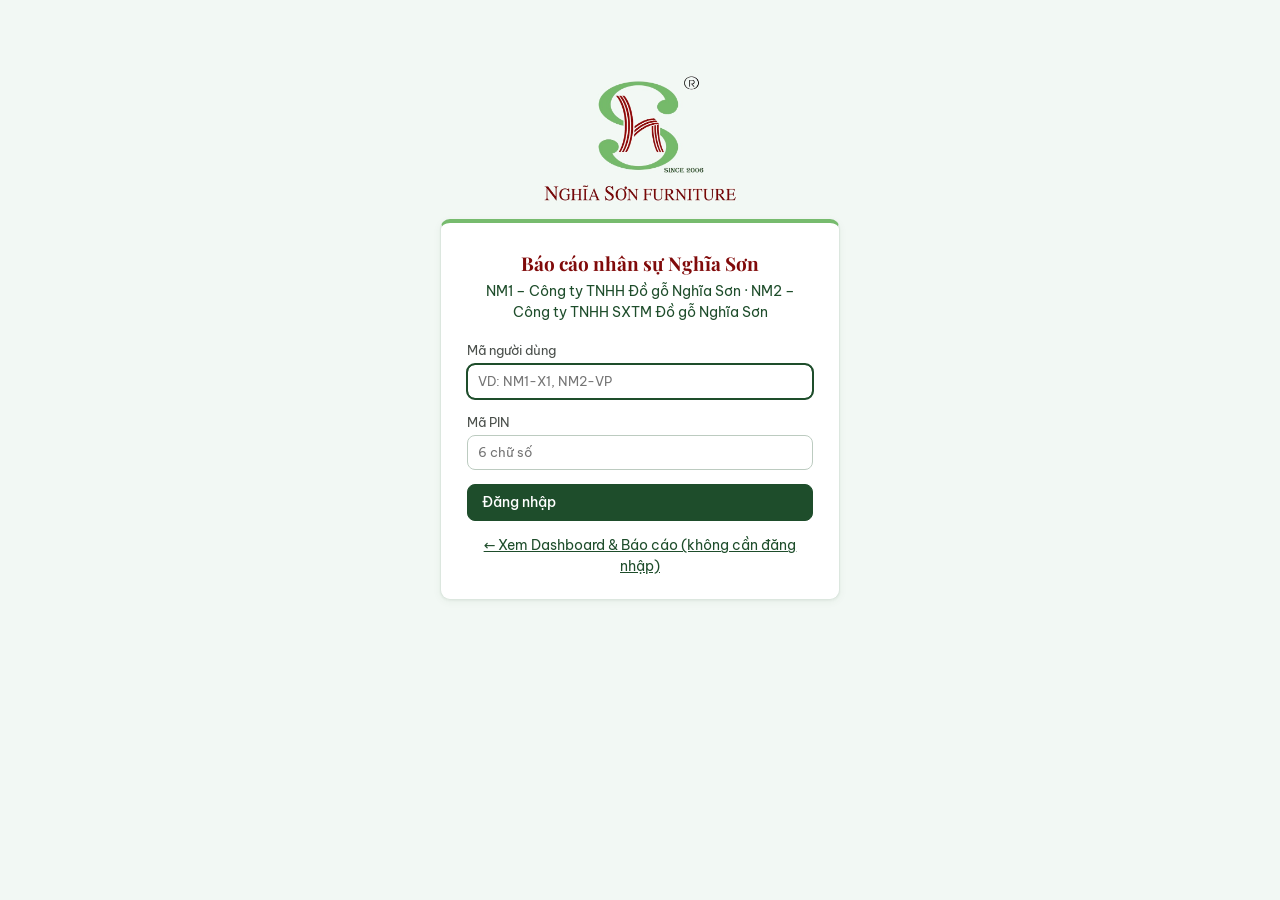
<file: index.html>
<!DOCTYPE html>
<html lang="vi">
<head>
  <meta charset="utf-8">
  <meta name="viewport" content="width=device-width, initial-scale=1, viewport-fit=cover">
  <meta name="robots" content="noindex, nofollow">
  <title>Báo cáo nhân sự Nghĩa Sơn</title>
  <link rel="icon" type="image/png" href="assets/favicon.png">
  <meta name="theme-color" content="#1e4d2b">
  <link rel="manifest" href="manifest.webmanifest">
  <link rel="apple-touch-icon" href="assets/apple-touch-icon.png">
  <meta name="apple-mobile-web-app-capable" content="yes">
  <meta name="mobile-web-app-capable" content="yes">
  <meta name="apple-mobile-web-app-title" content="NS Nhân sự">
  <meta name="apple-mobile-web-app-status-bar-style" content="default">
  <link rel="preconnect" href="https://fonts.googleapis.com">
  <link rel="preconnect" href="https://fonts.gstatic.com" crossorigin>
  <link rel="stylesheet" href="https://fonts.googleapis.com/css2?family=Be+Vietnam+Pro:wght@400;500;600;700&family=Playfair+Display:wght@600;700&display=swap">
  <link rel="stylesheet" href="css/style.css?v=20261121">
</head>
<body>
  <div id="app"></div>
  <div id="toasts" aria-live="polite"></div>
  <noscript>Trang cần bật JavaScript.</noscript>
  <script src="js/config.js?v=20261121"></script>
  <script src="js/vendor/chart.umd.min.js"></script>
  <script src="js/core.js?v=20261121"></script>
  <script src="js/demo.js?v=20261121"></script>
  <script src="js/api.js?v=20261121"></script>
  <script src="js/app.js?v=20261121"></script>
</body>
</html>
</file>
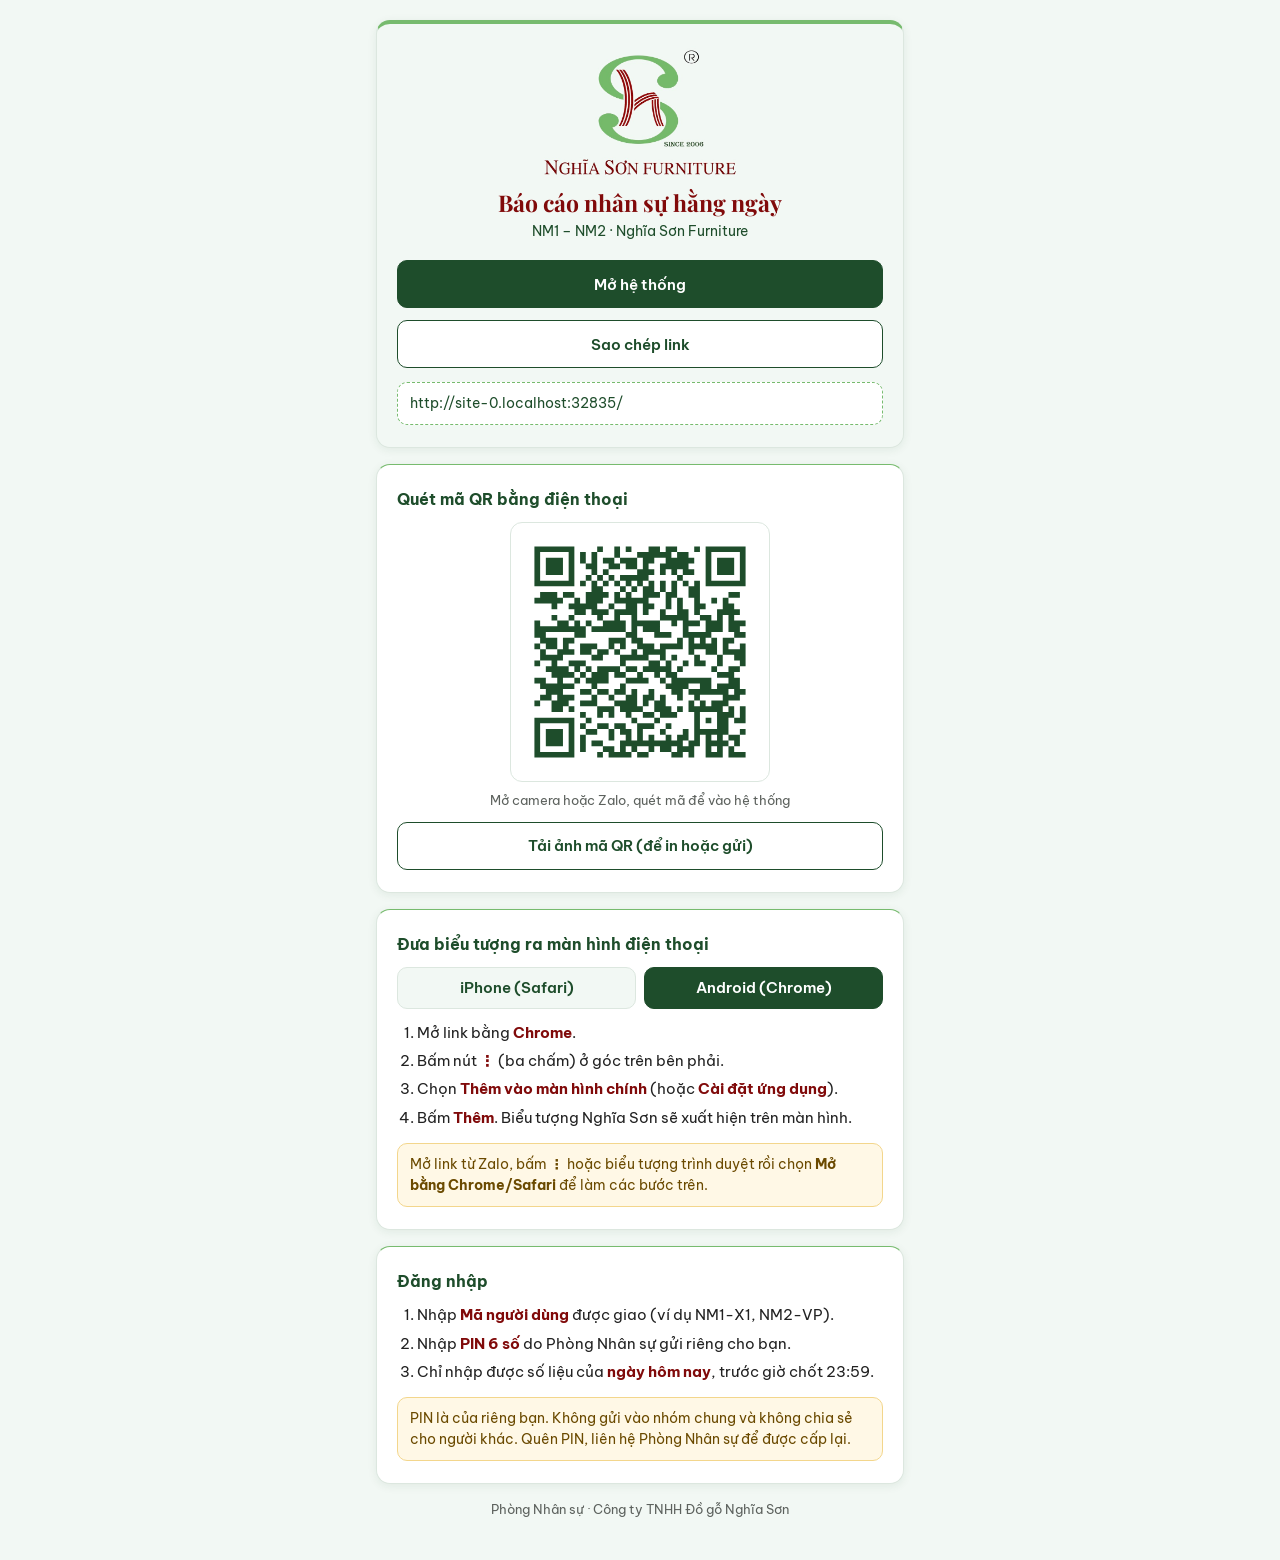
<file: chia-se.html>
<!DOCTYPE html>
<html lang="vi">
<head>
  <meta charset="utf-8">
  <meta name="viewport" content="width=device-width, initial-scale=1, viewport-fit=cover">
  <meta name="robots" content="noindex, nofollow">
  <meta name="theme-color" content="#1e4d2b">
  <title>Chia sẻ – Báo cáo nhân sự Nghĩa Sơn</title>
  <link rel="icon" type="image/png" href="assets/favicon.png">
  <link rel="apple-touch-icon" href="assets/apple-touch-icon.png">
  <link rel="preconnect" href="https://fonts.googleapis.com">
  <link rel="preconnect" href="https://fonts.gstatic.com" crossorigin>
  <link rel="stylesheet" href="https://fonts.googleapis.com/css2?family=Be+Vietnam+Pro:wght@400;500;600;700&family=Playfair+Display:wght@600;700&display=swap">
  <style>
    :root { --red:#800a0a; --green:#77bb6e; --moss:#1e4d2b; --ivory:#f2f8f4; --ink:#222; --muted:#5d625e; --line:#dce7df; }
    * { box-sizing: border-box; }
    body { margin:0; background:var(--ivory); color:var(--ink); font:15px/1.55 "Be Vietnam Pro", system-ui, -apple-system, "Segoe UI", Roboto, Arial, sans-serif; -webkit-text-size-adjust:100%; }
    .wrap { max-width:560px; margin:0 auto; padding:20px 16px calc(28px + env(safe-area-inset-bottom)); }
    .card { background:#fff; border:1px solid var(--line); border-top:4px solid var(--green); border-radius:14px; padding:22px 20px; box-shadow:0 2px 10px rgba(30,77,43,.08); }
    .card:first-of-type { background:var(--ivory); }
    .card:first-of-type .linkbox { background:#fff; }
    .card + .card { margin-top:16px; border-top-width:1px; }
    .logo { display:block; width:200px; max-width:62%; height:auto; margin:0 auto 10px; }
    h1 { font-family:"Playfair Display","Times New Roman",serif; color:var(--red); font-size:23px; line-height:1.25; text-align:center; margin:4px 0 4px; }
    .sub { text-align:center; color:var(--moss); font-size:13.5px; margin:0 0 18px; }
    h2 { color:var(--moss); font-size:16px; margin:0 0 10px; }
    .btn { display:flex; align-items:center; justify-content:center; gap:8px; width:100%; min-height:48px; padding:10px 16px; border-radius:10px; border:1px solid var(--moss); background:#fff; color:var(--moss); font:inherit; font-weight:600; text-decoration:none; cursor:pointer; }
    .btn.primary { background:var(--moss); color:#fff; }
    .btn:focus-visible { outline:3px solid var(--green); outline-offset:2px; }
    .row { display:grid; gap:10px; margin-top:12px; }
    .linkbox { margin-top:14px; padding:10px 12px; background:var(--ivory); border:1px dashed var(--green); border-radius:10px; word-break:break-all; font-size:13.5px; color:var(--moss); user-select:all; }
    .qr { width:min(260px,70vw); margin:6px auto 0; padding:12px; background:#fff; border:1px solid var(--line); border-radius:12px; }
    .qr svg { display:block; width:100%; height:auto; }
    .qr-cap { text-align:center; color:var(--muted); font-size:13px; margin-top:8px; }
    ol { margin:0; padding-left:20px; } li { margin:5px 0; } li b { color:var(--red); }
    .tabs { display:grid; grid-template-columns:1fr 1fr; gap:8px; margin-bottom:12px; }
    .tabs button { min-height:42px; border:1px solid var(--line); border-radius:10px; background:var(--ivory); font:inherit; font-weight:600; color:var(--moss); cursor:pointer; }
    .tabs button[aria-selected="true"] { background:var(--moss); color:#fff; border-color:var(--moss); }
    .note { margin-top:14px; padding:10px 12px; border-radius:10px; background:#fff8e6; border:1px solid #f3d68c; color:#6b4a00; font-size:13.5px; }
    .foot { text-align:center; color:var(--muted); font-size:12.5px; margin-top:16px; }
    [hidden] { display:none !important; }
    @media print { .btn, .tabs, .note { display:none; } body { background:#fff; } .card { box-shadow:none; } }
  </style>
</head>
<body>
  <div class="wrap">
    <section class="card" aria-labelledby="t">
      <img class="logo" src="assets/logo.jpg" alt="Nghĩa Sơn Furniture">
      <h1 id="t">Báo cáo nhân sự hằng ngày</h1>
      <p class="sub">NM1 – NM2 · Nghĩa Sơn Furniture</p>
      <a class="btn primary" id="open" href="./">Mở hệ thống</a>
      <div class="row">
        <button class="btn" id="copy" type="button">Sao chép link</button>
        <button class="btn" id="share" type="button" hidden>Chia sẻ qua Zalo, tin nhắn…</button>
      </div>
      <div class="linkbox" id="link"></div>
    </section>

    <section class="card" aria-labelledby="qrt">
      <h2 id="qrt">Quét mã QR bằng điện thoại</h2>
      <div class="qr" role="img" aria-label="Mã QR mở hệ thống báo cáo nhân sự"><svg xmlns="http://www.w3.org/2000/svg" viewBox="0 0 41 41" class="segno"><path fill="#fff" d="M0 0h41v41h-41z"/><path class="qrline" stroke="#1e4d2b" d="M2 2.5h7m4 0h1m2 0h1m1 0h1m3 0h2m1 0h2m3 0h1m1 0h7m-37 1h1m5 0h1m1 0h1m1 0h1m3 0h1m3 0h6m1 0h2m3 0h1m5 0h1m-37 1h1m1 0h3m1 0h1m1 0h1m1 0h1m1 0h2m1 0h3m1 0h2m2 0h5m2 0h1m1 0h3m1 0h1m-37 1h1m1 0h3m1 0h1m2 0h2m2 0h2m1 0h2m1 0h1m2 0h5m3 0h1m1 0h3m1 0h1m-37 1h1m1 0h3m1 0h1m3 0h1m1 0h1m5 0h3m1 0h1m1 0h1m1 0h2m2 0h1m1 0h3m1 0h1m-37 1h1m5 0h1m2 0h1m1 0h1m1 0h1m1 0h5m5 0h1m4 0h1m5 0h1m-37 1h7m1 0h1m1 0h1m1 0h1m1 0h1m1 0h1m1 0h1m1 0h1m1 0h1m1 0h1m1 0h1m1 0h1m1 0h7m-27 1h2m3 0h1m1 0h1m1 0h2m1 0h1m1 0h1m2 0h2m-28 1h3m1 0h2m2 0h4m1 0h1m1 0h1m2 0h3m1 0h2m2 0h2m5 0h2m-36 1h5m2 0h1m1 0h3m2 0h6m3 0h1m1 0h1m2 0h1m2 0h1m1 0h1m-31 1h1m2 0h5m2 0h1m2 0h2m1 0h2m2 0h1m1 0h1m2 0h2m3 0h2m-28 1h2m1 0h3m1 0h4m1 0h1m2 0h1m2 0h2m1 0h1m3 0h4m-33 1h1m2 0h1m4 0h1m2 0h1m2 0h1m4 0h5m2 0h2m1 0h1m1 0h1m-35 1h1m3 0h2m1 0h1m1 0h1m2 0h4m1 0h5m2 0h1m1 0h3m1 0h3m1 0h3m-37 1h9m1 0h6m1 0h1m1 0h3m4 0h1m3 0h3m1 0h2m-36 1h2m5 0h2m7 0h2m3 0h3m2 0h5m4 0h2m-36 1h3m1 0h2m6 0h3m1 0h2m6 0h1m1 0h1m1 0h1m1 0h1m1 0h2m-35 1h1m1 0h2m1 0h1m2 0h3m2 0h1m1 0h1m2 0h3m1 0h4m1 0h5m1 0h1m2 0h1m-36 1h1m2 0h3m1 0h2m1 0h2m1 0h1m2 0h1m1 0h4m4 0h1m2 0h2m1 0h4m-36 1h4m5 0h2m3 0h5m2 0h1m1 0h1m3 0h1m3 0h1m2 0h2m-37 1h1m2 0h1m2 0h3m6 0h1m4 0h2m1 0h1m2 0h1m1 0h2m2 0h1m3 0h1m-35 1h4m1 0h1m1 0h1m1 0h4m1 0h2m1 0h5m1 0h1m5 0h1m2 0h2m-33 1h4m1 0h1m1 0h3m1 0h2m2 0h1m2 0h1m1 0h2m7 0h3m-35 1h2m2 0h1m2 0h1m1 0h4m3 0h4m2 0h1m1 0h7m3 0h2m-35 1h6m3 0h1m4 0h1m7 0h4m2 0h2m1 0h4m-34 1h3m3 0h2m1 0h2m1 0h2m1 0h1m2 0h1m3 0h2m1 0h7m1 0h2m-36 1h2m1 0h3m3 0h1m2 0h1m2 0h2m1 0h2m1 0h1m2 0h1m2 0h1m4 0h3m-36 1h1m2 0h3m2 0h3m3 0h4m1 0h1m1 0h2m4 0h1m1 0h1m1 0h3m-31 1h2m1 0h1m4 0h3m1 0h4m2 0h3m1 0h1m1 0h6m1 0h1m1 0h1m-29 1h1m2 0h1m1 0h1m2 0h1m2 0h2m1 0h3m3 0h1m3 0h3m1 0h1m-37 1h7m2 0h1m7 0h1m3 0h1m6 0h1m1 0h1m1 0h2m1 0h2m-37 1h1m5 0h1m1 0h1m2 0h2m1 0h2m2 0h3m2 0h1m4 0h1m3 0h2m-34 1h1m1 0h3m1 0h1m2 0h2m2 0h1m1 0h2m1 0h1m3 0h1m3 0h1m1 0h6m2 0h1m-37 1h1m1 0h3m1 0h1m1 0h1m4 0h1m2 0h1m1 0h1m1 0h1m2 0h1m1 0h2m1 0h1m1 0h1m1 0h1m1 0h2m-36 1h1m1 0h3m1 0h1m1 0h1m1 0h2m3 0h11m1 0h2m1 0h4m1 0h1m-36 1h1m5 0h1m1 0h1m3 0h2m1 0h1m1 0h1m2 0h1m1 0h2m1 0h3m2 0h1m1 0h1m1 0h1m-35 1h7m4 0h1m1 0h4m1 0h2m4 0h2m1 0h1m2 0h3m1 0h3"/></svg></div>
      <div class="qr-cap">Mở camera hoặc Zalo, quét mã để vào hệ thống</div>
      <div class="row"><a class="btn" href="assets/qr-ns.png" download="QR-bao-cao-nhan-su-nghia-son.png">Tải ảnh mã QR (để in hoặc gửi)</a></div>
    </section>

    <section class="card" aria-labelledby="ht">
      <h2 id="ht">Đưa biểu tượng ra màn hình điện thoại</h2>
      <div class="tabs" role="tablist">
        <button role="tab" id="tab-ios" aria-selected="false" aria-controls="p-ios">iPhone (Safari)</button>
        <button role="tab" id="tab-and" aria-selected="true" aria-controls="p-and">Android (Chrome)</button>
      </div>
      <div id="p-and" role="tabpanel" aria-labelledby="tab-and">
        <ol>
          <li>Mở link bằng <b>Chrome</b>.</li>
          <li>Bấm nút <b>⋮</b> (ba chấm) ở góc trên bên phải.</li>
          <li>Chọn <b>Thêm vào màn hình chính</b> (hoặc <b>Cài đặt ứng dụng</b>).</li>
          <li>Bấm <b>Thêm</b>. Biểu tượng Nghĩa Sơn sẽ xuất hiện trên màn hình.</li>
        </ol>
      </div>
      <div id="p-ios" role="tabpanel" aria-labelledby="tab-ios" hidden>
        <ol>
          <li>Mở link bằng <b>Safari</b> (không dùng Chrome hay Zalo để mở).</li>
          <li>Bấm nút <b>Chia sẻ</b> (hình ô vuông có mũi tên lên) ở thanh dưới.</li>
          <li>Kéo xuống, chọn <b>Thêm vào MH chính</b>.</li>
          <li>Bấm <b>Thêm</b> ở góc trên bên phải.</li>
        </ol>
      </div>
      <div class="note">Mở link từ Zalo, bấm <b>⋮</b> hoặc biểu tượng trình duyệt rồi chọn <b>Mở bằng Chrome/Safari</b> để làm các bước trên.</div>
    </section>

    <section class="card" aria-labelledby="dn">
      <h2 id="dn">Đăng nhập</h2>
      <ol>
        <li>Nhập <b>Mã người dùng</b> được giao (ví dụ NM1-X1, NM2-VP).</li>
        <li>Nhập <b>PIN 6 số</b> do Phòng Nhân sự gửi riêng cho bạn.</li>
        <li>Chỉ nhập được số liệu của <b>ngày hôm nay</b>, trước giờ chốt 23:59.</li>
      </ol>
      <div class="note">PIN là của riêng bạn. Không gửi vào nhóm chung và không chia sẻ cho người khác. Quên PIN, liên hệ Phòng Nhân sự để được cấp lại.</div>
    </section>

    <p class="foot">Phòng Nhân sự · Công ty TNHH Đồ gỗ Nghĩa Sơn</p>
  </div>
  <script>
    (function () {
      var base = location.href.replace(/[^\/]*([?#].*)?$/, '');
      var url = base;
      document.getElementById('link').textContent = url;
      document.getElementById('open').href = url;
      var copy = document.getElementById('copy');
      copy.onclick = function () {
        function done(ok) { copy.textContent = ok ? 'Đã sao chép ✓' : 'Hãy chạm giữ link bên dưới để sao chép'; setTimeout(function () { copy.textContent = 'Sao chép link'; }, 2500); }
        if (navigator.clipboard && window.isSecureContext) navigator.clipboard.writeText(url).then(function () { done(true); }, function () { done(false); });
        else { var r = document.createRange(); r.selectNodeContents(document.getElementById('link')); var s = getSelection(); s.removeAllRanges(); s.addRange(r); try { done(document.execCommand('copy')); } catch (e) { done(false); } }
      };
      var share = document.getElementById('share');
      if (navigator.share) {
        share.hidden = false;
        share.onclick = function () { navigator.share({ title: 'Báo cáo nhân sự Nghĩa Sơn', text: 'Hệ thống nhập và xem báo cáo nhân sự hằng ngày NM1/NM2', url: url }).catch(function () { }); };
      }
      var ios = /iPad|iPhone|iPod/.test(navigator.userAgent) || (navigator.platform === 'MacIntel' && navigator.maxTouchPoints > 1);
      function pick(which) {
        ['ios', 'and'].forEach(function (k) {
          document.getElementById('p-' + k).hidden = k !== which;
          document.getElementById('tab-' + k).setAttribute('aria-selected', k === which ? 'true' : 'false');
        });
      }
      document.getElementById('tab-ios').onclick = function () { pick('ios'); };
      document.getElementById('tab-and').onclick = function () { pick('and'); };
      pick(ios ? 'ios' : 'and');
    })();
  </script>
</body>
</html>
</file>
<file: css/style.css>
:root {
  /* Nhận diện Nghĩa Sơn Furniture (đo từ logo): đỏ nâu #800A0A · xanh lá #77BB6E · xanh rêu #1E4D2B · trắng ngà #F2F8F4 */
  --brand-red: #800a0a; --brand-green: #77bb6e; --brand-moss: #1e4d2b; --brand-ivory: #f2f8f4;
  --page: #f2f8f4; --surface: #fcfdfc; --card: #ffffff;
  --ink: #222222; --ink-2: #4a4f4b; --muted: #6b6b6b;
  --line: #dce7df; --axis: #bccbc0; --ring: rgba(30, 77, 43, .14);
  --accent: #1e4d2b; --accent-ink: #1e4d2b; --accent-wash: #e6f2e7;
  --nm1: #77bb6e; --nm2: #800a0a; --rieng: #1e4d2b; --tong: #6b6b6b;
  --good: #2e8b2e; --good-ink: #1d6b1d; --warn: #fab219; --warn-ink: #8a5a00; --crit: #c62828;
  --crit-wash: #fdf0f0; --warn-wash: #fff8e6; --dirty: #fffbe8; --ok-wash: #eef7ee;
  --radius: 10px; --shadow: 0 1px 2px rgba(30, 77, 43, .05), 0 2px 8px rgba(30, 77, 43, .05);
  --font: "Be Vietnam Pro", system-ui, -apple-system, "Segoe UI", Roboto, "Helvetica Neue", Arial, sans-serif;
  --font-head: "Playfair Display", "Times New Roman", Georgia, serif;
  --nav-h: 58px;
}
* { box-sizing: border-box; }
html, body { margin: 0; background: var(--page); color: var(--ink); font: 14px/1.5 var(--font); -webkit-text-size-adjust: 100%; }
button, input, select, textarea { font: inherit; color: inherit; }
a { color: var(--accent-ink); }
.hidden { display: none !important; }
.muted { color: var(--muted); }
.ink2 { color: var(--ink-2); }
.num { text-align: right; font-variant-numeric: tabular-nums; }
.nowrap { white-space: nowrap; }

/* ---------- Khung ---------- */
.topbar { position: sticky; top: 0; z-index: 30; background: var(--card); border-bottom: 1px solid var(--line); }
.topbar-in { max-width: 1440px; margin: 0 auto; padding: 10px 20px; display: flex; align-items: center; gap: 18px; }
.brand { display: flex; flex-direction: column; min-width: 0; }
.brand b { font-size: 16px; letter-spacing: -.01em; }
.brand small { color: var(--muted); font-size: 11.5px; white-space: nowrap; overflow: hidden; text-overflow: ellipsis; }
.nav { display: flex; gap: 2px; margin-left: 8px; }
.nav a { padding: 8px 12px; border-radius: 8px; text-decoration: none; color: var(--ink-2); font-weight: 500; }
.nav a:hover { background: var(--page); color: var(--ink); }
.nav a.on { background: var(--accent-wash); color: var(--accent-ink); }
.who { margin-left: auto; display: flex; align-items: center; gap: 10px; font-size: 13px; color: var(--ink-2); }
.who .role { font-size: 11px; padding: 2px 7px; border-radius: 99px; background: var(--page); border: 1px solid var(--line); }
.demo-bar { background: #fff4d6; color: #6b4a00; text-align: center; font-size: 12.5px; padding: 5px 12px; border-bottom: 1px solid #f0dca0; }
main { max-width: 1440px; margin: 0 auto; padding: 20px; }

/* ---------- Thành phần chung ---------- */
.card { background: var(--card); border: 1px solid var(--line); border-radius: var(--radius); box-shadow: var(--shadow); padding: 16px 18px; }
.card + .card, .grid + .card, .card + .grid, .grid + .grid { margin-top: 16px; }
.card h2, .card h3 { margin: 0 0 12px; font-size: 15px; }
.card h2 small, .card h3 small { font-weight: 400; color: var(--muted); margin-left: 6px; }
.page-head { display: flex; align-items: flex-end; flex-wrap: wrap; gap: 12px 20px; margin-bottom: 16px; }
.page-head h1 { margin: 0; font-size: 20px; letter-spacing: -.01em; }
.page-head .sub { color: var(--ink-2); margin-top: 2px; }
.page-head .tools { margin-left: auto; display: flex; gap: 8px; flex-wrap: wrap; align-items: center; }
.grid { display: grid; gap: 16px; }
.g2 { grid-template-columns: repeat(2, minmax(0, 1fr)); }
.g3 { grid-template-columns: repeat(3, minmax(0, 1fr)); }
.g-21 { grid-template-columns: minmax(0, 2fr) minmax(0, 1fr); }
@media (max-width: 1000px) { .g2, .g3, .g-21 { grid-template-columns: minmax(0, 1fr); } }

.btn { display: inline-flex; align-items: center; gap: 6px; padding: 7px 14px; border-radius: 8px; border: 1px solid var(--line); background: var(--card); cursor: pointer; font-weight: 500; white-space: nowrap; }
.btn:hover { background: var(--page); }
.btn.primary { background: var(--accent); border-color: var(--accent); color: #fff; }
.btn.primary:hover { background: var(--accent-ink); }
.btn.danger { color: var(--crit); }
.btn.sm { padding: 4px 10px; font-size: 12.5px; }
.btn:disabled { opacity: .5; cursor: not-allowed; }
.input, select.input { padding: 7px 10px; border: 1px solid var(--axis); border-radius: 8px; background: #fff; min-width: 0; }
.input:focus, .cell-in:focus { outline: 2px solid var(--accent); outline-offset: -1px; border-color: var(--accent); }
label.fld { display: flex; flex-direction: column; gap: 4px; font-size: 12.5px; color: var(--ink-2); }

.tabs { display: flex; gap: 4px; border-bottom: 1px solid var(--line); margin-bottom: 16px; flex-wrap: wrap; }
.tabs a { padding: 8px 14px; text-decoration: none; color: var(--ink-2); border-bottom: 2px solid transparent; margin-bottom: -1px; font-weight: 500; }
.tabs a.on { color: var(--accent-ink); border-color: var(--accent); }

.chip { display: inline-flex; align-items: center; gap: 5px; padding: 2px 9px; border-radius: 99px; font-size: 12px; border: 1px solid var(--line); background: var(--card); color: var(--ink-2); white-space: nowrap; }
.chip.good { color: var(--good-ink); border-color: #bfe0bf; background: var(--ok-wash); }
.chip.warn { color: var(--warn-ink); border-color: #f3d68c; background: var(--warn-wash); }
.chip.crit { color: var(--crit); border-color: #f1c2c2; background: var(--crit-wash); }
.chip.info { color: var(--accent-ink); border-color: #bcdcbf; background: var(--accent-wash); }
.dot { width: 8px; height: 8px; border-radius: 50%; display: inline-block; flex: none; }

.banner { padding: 10px 14px; border-radius: 8px; margin-bottom: 14px; border: 1px solid; }
.banner.crit { background: var(--crit-wash); border-color: #f1c2c2; color: #8f2525; }
.banner.warn { background: var(--warn-wash); border-color: #f3d68c; color: #6b4a00; }
.banner.info { background: var(--accent-wash); border-color: #bcdcbf; color: #1e4d2b; }

/* ---------- Bảng ---------- */
.tbl-wrap { overflow: auto; border: 1px solid var(--line); border-radius: 8px; background: var(--card); }
table.tbl { border-collapse: separate; border-spacing: 0; width: 100%; font-size: 13px; }
.tbl th, .tbl td { padding: 6px 8px; border-bottom: 1px solid var(--line); vertical-align: middle; }
.tbl thead { position: sticky; top: 0; z-index: 2; }
.tbl thead th { background: #f1f7f3; font-weight: 600; color: var(--ink-2); font-size: 12px; text-align: center; border-bottom: 1px solid var(--axis); }
.tbl tbody tr:hover td { background: #f6faf7; }
.tbl tfoot td { font-weight: 600; background: #f1f7f3; border-top: 1px solid var(--axis); }
.tbl td.bp { font-weight: 500; min-width: 210px; }
.tbl td.bp small { display: block; color: var(--muted); font-weight: 400; font-size: 11.5px; }
.tbl tr.grp td { background: #f1f7f3; font-weight: 600; }
.tbl tr.tot td { background: #e6f2e7; font-weight: 700; }
.tbl .sticky-col { position: sticky; left: 0; background: inherit; z-index: 1; }
.tbl tbody td.sticky-col { background: var(--card); }
.tbl thead th.sticky-col { z-index: 3; background: #f1f7f3; }
.tbl td.lvl-do { color: var(--crit); font-weight: 600; }
.tbl td.lvl-vang { color: var(--warn-ink); font-weight: 600; }
.tbl td.lvl-tot { color: var(--good-ink); }
.empty { padding: 28px; text-align: center; color: var(--muted); }

/* Lưới nhập liệu */
.entry td { padding: 3px 4px; }
.entry td.bp { padding-left: 10px; }
.cell-in { width: 58px; padding: 5px 6px; border: 1px solid var(--axis); border-radius: 6px; text-align: right; background: #fff; font-variant-numeric: tabular-nums; }
.cell-in.note { width: 120px; text-align: left; }
.cell-in.bad { border-color: var(--crit); background: var(--crit-wash); }
.cell-in:disabled { background: transparent; border-color: transparent; color: var(--ink); }
.entry tr.dirty td { background: var(--dirty); }
.entry tr.dirty td.sticky-col { background: var(--dirty); }
.entry tr.err td.bp { box-shadow: inset 3px 0 0 var(--crit); }
.entry tr.warn td.bp { box-shadow: inset 3px 0 0 var(--warn); }
.entry tr.saved td.bp { box-shadow: inset 3px 0 0 var(--good); }
.entry td.calc { color: var(--ink-2); text-align: right; font-variant-numeric: tabular-nums; min-width: 54px; }
.entry td.st { font-size: 12px; min-width: 150px; max-width: 250px; line-height: 1.35; }
.entry td.st .e { color: var(--crit); display: block; }
.entry td.st .w { color: var(--warn-ink); display: block; }
.entry td.st .ok { color: var(--good-ink); }
.entry th.g-vang { background: #f1f1ee; }
.entry th.g-bd { background: #e6f2e7; }
.savebar { position: sticky; bottom: 0; z-index: 20; margin-top: 12px; background: var(--card); border: 1px solid var(--line); border-radius: 10px; box-shadow: 0 -2px 12px rgba(0, 0, 0, .06); padding: 10px 14px; display: flex; align-items: center; gap: 12px; flex-wrap: wrap; }
.savebar .msg { color: var(--ink-2); }

/* ---------- Dashboard ---------- */
.kpis + .card { margin-top: 16px; }
.kpis { display: grid; grid-template-columns: repeat(6, minmax(0, 1fr)); gap: 12px; }
@media (max-width: 1200px) { .kpis { grid-template-columns: repeat(3, minmax(0, 1fr)); } }
@media (max-width: 640px) { .kpis { grid-template-columns: repeat(2, minmax(0, 1fr)); } }
.kpi { background: var(--card); border: 1px solid var(--line); border-radius: var(--radius); padding: 12px 14px; box-shadow: var(--shadow); min-width: 0; }
.kpi .lb { font-size: 12px; color: var(--ink-2); }
.kpi .v { font-size: 26px; font-weight: 650; letter-spacing: -.02em; margin-top: 2px; font-variant-numeric: tabular-nums; }
.kpi .s { font-size: 12px; color: var(--muted); margin-top: 2px; }
.kpi.hero { grid-column: span 2; }
.kpi.hero .v { font-size: 40px; }
.delta-up { color: var(--good-ink); }
.delta-down { color: var(--crit); }
.units { display: grid; grid-template-columns: repeat(auto-fit, minmax(200px, 1fr)); gap: 12px; }
.unit { border: 1px solid var(--line); border-radius: 10px; padding: 12px 14px; background: var(--card); }
.unit .hd { display: flex; align-items: center; gap: 8px; font-weight: 600; }
.unit .rt { font-size: 24px; font-weight: 650; margin: 4px 0 6px; font-variant-numeric: tabular-nums; }
.bar { height: 8px; background: #e3ede6; border-radius: 99px; overflow: hidden; }
.bar > i { display: block; height: 100%; border-radius: 99px; }
.unit .meta { font-size: 12px; color: var(--ink-2); margin-top: 6px; display: flex; justify-content: space-between; gap: 8px; }
.chart-box { position: relative; height: 280px; }
.chart-box.tall { height: 340px; }
.list { margin: 0; padding: 0; list-style: none; }
.list li { display: flex; justify-content: space-between; gap: 10px; padding: 6px 0; border-bottom: 1px solid var(--line); }
.list li:last-child { border-bottom: 0; }
pre.bulletin { white-space: pre-wrap; margin: 0; padding: 12px 14px; background: #f1f7f3; border: 1px solid var(--line); border-radius: 8px; font: 13px/1.55 var(--font); max-height: 340px; overflow: auto; }

/* ---------- Đăng nhập ---------- */
.login { max-width: 380px; margin: 8vh auto 0; }
.login .card { padding: 26px 26px 22px; }
.login h1 { font-size: 19px; margin: 0 0 4px; }
.login form { display: flex; flex-direction: column; gap: 14px; margin-top: 18px; }
.login .hint { font-size: 12.5px; color: var(--ink-2); background: #fff8e6; border: 1px solid #f3d68c; border-radius: 8px; padding: 8px 10px; }

/* ---------- Thông báo ---------- */
#toasts { position: fixed; right: 18px; top: 74px; z-index: 100; display: flex; flex-direction: column; gap: 8px; max-width: 420px; }
.toast { background: #1b2a1f; color: #fff; padding: 10px 14px; border-radius: 9px; box-shadow: 0 6px 20px rgba(0, 0, 0, .2); font-size: 13.5px; white-space: pre-line; }
.toast.err { background: #8f2525; }
.toast.ok { background: #1e4d2b; }
#loading { position: fixed; top: 0; left: 0; right: 0; height: 3px; z-index: 200; background: linear-gradient(90deg, transparent, var(--accent), transparent); background-size: 50% 100%; animation: ld 1s linear infinite; }
@keyframes ld { from { background-position: -50% 0; } to { background-position: 150% 0; } }

@media (max-width: 760px) {
  .topbar-in { flex-wrap: wrap; padding: 8px 12px; gap: 8px; }
  .nav { order: 3; width: 100%; margin: 0; overflow-x: auto; }
  main { padding: 12px; }
  .kpi.hero { grid-column: span 2; }
  .tbl td.bp { min-width: 130px; }
  .tbl-wrap { max-height: none !important; }
  .page-head .tools { margin-left: 0; }
  #toasts { left: 12px; right: 12px; top: auto; bottom: 90px; max-width: none; }
}
@media print {
  .topbar, .demo-bar, .tools, .tabs, .savebar, #toasts, .no-print { display: none !important; }
  main { padding: 0; max-width: none; }
  .card { box-shadow: none; break-inside: avoid; }
  .tbl-wrap { overflow: visible; border: 0; }
  .tbl thead th { position: static; }
}

/* =====================================================================
   NHẬN DIỆN NGHĨA SƠN FURNITURE + GIAO DIỆN ĐIỆN THOẠI (bản bổ sung)
   Logo: assets/logo.jpg (nền trắng ngà #F2F8F4). Màu: đỏ nâu #800A0A · xanh lá #77BB6E · xanh rêu #1E4D2B.
   ===================================================================== */
.topbar { position: static; background: var(--brand-ivory); border-bottom: 3px solid var(--brand-green); }
.topbar-in { max-width: 1440px; padding: 8px 20px; gap: 16px; }
.logo { flex: none; display: block; line-height: 0; }
.logo img { display: block; width: 120px; height: auto; }
.brand { flex: 1 1 auto; }
.brand b { font-family: var(--font-head); font-size: 22px; font-weight: 700; color: var(--brand-red); letter-spacing: 0; }
.brand small { color: var(--brand-moss); font-size: 12px; }
.who { margin-left: auto; flex: none; flex-wrap: wrap; justify-content: flex-end; }
.who .role { background: #fff; border-color: var(--brand-green); color: var(--brand-moss); font-weight: 500; }

.nav { position: sticky; top: 0; z-index: 30; display: flex; gap: 2px; margin: 0; padding: 0 max(20px, calc((100% - 1400px) / 2 + 20px));
  background: #fff; border-bottom: 1px solid var(--line); }
.nav a { display: flex; align-items: center; gap: 6px; padding: 12px 16px; border-radius: 0; border-bottom: 3px solid transparent; margin-bottom: -1px; color: var(--ink-2); font-weight: 500; }
.nav a:hover { background: var(--accent-wash); color: var(--brand-moss); }
.nav a.on { background: transparent; color: var(--brand-red); border-bottom-color: var(--brand-red); font-weight: 600; }

.page-head h1, .login h1 { font-family: var(--font-head); color: var(--brand-red); font-weight: 700; letter-spacing: 0; }
.card h2, .card h3 { color: var(--brand-moss); }
.btn.primary { background: var(--brand-moss); border-color: var(--brand-moss); }
.btn.primary:hover { background: #163a20; }
.btn:focus-visible, .nav a:focus-visible, .tabs a:focus-visible { outline: 2px solid var(--brand-green); outline-offset: 2px; }
.tabs a.on { color: var(--brand-red); border-color: var(--brand-red); }
.tbl thead th { color: var(--brand-moss); }
.tbl tr.tot td, .tbl tfoot td { color: var(--brand-moss); }
.entry th.g-vang, .entry th.g-bd { background: #e6f2e7; }
.demo-bar { background: #fff8e6; }

.login { max-width: 400px; }
.login-logo { display: block; width: 200px; max-width: 70%; height: auto; margin: 0 auto 14px; }
.login .card { border-top: 4px solid var(--brand-green); text-align: left; }
.login h1 { text-align: center; }
.login .muted { text-align: center; color: var(--brand-moss); }

.tbl-wrap { -webkit-overflow-scrolling: touch; }
.tabs { overflow-x: auto; flex-wrap: nowrap; scrollbar-width: none; }
.tabs a { white-space: nowrap; }

@media (max-width: 760px) {
  body { font-size: 15px; }
  .topbar-in { flex-wrap: wrap; padding: 8px 12px; gap: 6px 12px; }
  .logo img { width: 120px; }
  .brand { flex: 1 1 140px; }
  .brand b { font-size: 17px; line-height: 1.2; }
  .brand small { display: none; }
  .who { width: 100%; margin: 0; justify-content: space-between; gap: 8px; padding-top: 6px; border-top: 1px solid var(--line); }
  .who > span:first-child { flex: 1; min-width: 0; white-space: nowrap; overflow: hidden; text-overflow: ellipsis; }

  /* Menu cố định dưới đáy màn hình, chạm bằng ngón cái */
  .nav { position: fixed; top: auto; bottom: 0; left: 0; right: 0; z-index: 60; padding: 0 0 env(safe-area-inset-bottom);
    display: grid; grid-auto-flow: column; grid-auto-columns: 1fr; gap: 0; border-top: 2px solid var(--brand-green); border-bottom: 0;
    box-shadow: 0 -2px 10px rgba(30, 77, 43, .12); overflow: visible; }
  .nav a { justify-content: center; text-align: center; padding: 0 4px; min-height: var(--nav-h); font-size: 13px; line-height: 1.2; border-bottom: 0; border-top: 3px solid transparent; margin: 0; }
  .nav a.on { border-top-color: var(--brand-red); background: var(--accent-wash); }
  main { padding: 12px 12px calc(var(--nav-h) + 28px + env(safe-area-inset-bottom)); }

  .page-head { gap: 8px; margin-bottom: 12px; }
  .page-head h1 { font-size: 18px; line-height: 1.25; }
  .page-head .tools { width: 100%; margin: 0; gap: 8px; }
  .page-head .tools .input, .page-head .tools select.input { flex: 1 1 140px; }
  .page-head .tools .btn { flex: 1 1 auto; justify-content: center; }
  .btn, .input, select.input { min-height: 42px; font-size: 16px; }
  .btn.sm { min-height: 36px; font-size: 14px; }
  .chip { font-size: 12.5px; white-space: normal; }
  .card { padding: 12px 12px; }
  .tabs a { padding: 10px 12px; }

  /* Dashboard */
  .kpis { gap: 8px; }
  .kpi { padding: 10px 12px; }
  .kpi .v { font-size: 22px; }
  .kpi.hero .v { font-size: 34px; }
  .units { grid-template-columns: minmax(0, 1fr); }
  .chart-box, .chart-box.tall { height: 240px; }
  .grid, .g-21, .g2, .g3 { gap: 12px; }
  .list li { padding: 9px 0; }
  pre.bulletin { font-size: 13.5px; max-height: 260px; }

  /* Bảng báo cáo: cuộn ngang, chữ gọn, cột đầu cố định */
  .tbl { font-size: 12.5px; }
  .tbl th, .tbl td { padding: 6px 6px; }
  .tbl td.bp { min-width: 130px; }
  .tbl .sticky-col { box-shadow: 1px 0 0 var(--line); }

  /* Đăng nhập */
  .login { margin-top: 3vh; }
  .login .card { padding: 20px 18px; }

  /* Thanh gửi số liệu nằm ngay trên menu đáy */
  .savebar { bottom: calc(var(--nav-h) + env(safe-area-inset-bottom)); margin-left: -12px; margin-right: -12px; border-radius: 0; border-left: 0; border-right: 0; padding: 10px 12px; gap: 8px; }
  .savebar .btn { flex: 1 1 auto; justify-content: center; }
  .savebar .input { min-width: 0 !important; flex: 1 1 100%; }
  #toasts { left: 12px; right: 12px; top: auto; bottom: calc(var(--nav-h) + 90px); max-width: none; }

  /* ---------- Lưới nhập liệu → thẻ theo từng bộ phận ---------- */
  .tbl-wrap.entry-wrap { border: 0; background: transparent; overflow: visible; max-height: none !important; }
  table.entry, .entry tbody { display: block; width: 100%; }
  .entry thead { display: none; }
  .entry tr { display: grid; grid-template-columns: 1fr 1fr; gap: 10px 12px; background: var(--card); border: 1px solid var(--line);
    border-radius: 12px; padding: 12px; margin-bottom: 12px; box-shadow: var(--shadow); }
  .entry td { display: flex; flex-direction: column; gap: 3px; padding: 0 !important; border: 0 !important; background: none !important;
    min-width: 0 !important; max-width: none !important; text-align: left; position: static !important; box-shadow: none !important; }
  .entry td::before { content: attr(data-label); font-size: 12px; color: var(--ink-2); line-height: 1.2; }
  .entry td.bp { grid-column: 1 / -1; font-size: 15.5px; font-weight: 600; color: var(--brand-moss); padding-bottom: 8px !important; border-bottom: 1px solid var(--line) !important; }
  .entry td.bp::before, .entry td.st::before { content: none; }
  .entry td.bp small { font-size: 12px; }
  .entry td.calc { text-align: left; font-size: 16px; font-weight: 600; color: var(--ink); }
  .entry td.nt, .entry td.st, .entry td.act { grid-column: 1 / -1; }
  .entry td.st { font-size: 13px; }
  .entry tr.dirty { background: var(--dirty); }
  .entry tr.err { box-shadow: inset 5px 0 0 var(--crit), var(--shadow); }
  .entry tr.warn { box-shadow: inset 5px 0 0 var(--warn), var(--shadow); }
  .entry tr.saved { box-shadow: inset 5px 0 0 var(--good), var(--shadow); }
  .cell-in { width: 100%; min-height: 44px; padding: 8px 10px; font-size: 16px; text-align: center; }
  .cell-in.note { width: 100%; text-align: left; }
  .cell-in:disabled { background: #f1f7f3; border-color: var(--line); }
}
@media (max-width: 380px) {
  .entry tr { grid-template-columns: 1fr; }
}
@media print {
  .nav, .logo { display: none !important; }
}

/* Phân nhóm màu trong form nhập liệu: vắng / nhân sự mới / nghỉ việc */
.entry th.g-vang { background: #f6dede; color: #800a0a; }
.entry th.g-moi { background: #dff1db; color: #1e4d2b; }
.entry th.g-nghi { background: #e4e4e1; color: #444; }
.entry th.g-tc { background: #f6ecd0; color: #7a5a00; }
.entry th.g-ca { background: #dbe8e0; color: #1e4d2b; }
@media (min-width: 761px) {
  .entry td.c-v { background: #fcf3f3; }
  .entry td.c-m { background: #f3faf1; }
  .entry td.c-n { background: #f4f4f2; }
  .entry td.c-t { background: #fcf7e8; }
  .entry td.c-c { background: #eef5f0; }
  .entry td.c-v .cell-in, .entry td.c-m .cell-in, .entry td.c-n .cell-in, .entry td.c-t .cell-in, .entry td.c-c .cell-in { background: #fff; }
}
@media (max-width: 760px) {
  .entry td.c-v { border-left: 4px solid #800a0a !important; padding-left: 7px !important; }
  .entry td.c-m { border-left: 4px solid #77bb6e !important; padding-left: 7px !important; }
  .entry td.c-n { border-left: 4px solid #9a9a96 !important; padding-left: 7px !important; }
  .entry td.c-t { border-left: 4px solid #c9a227 !important; padding-left: 7px !important; }
  .entry td.c-c { border-left: 4px solid #1e4d2b !important; padding-left: 7px !important; }
}
.who a.btn { text-decoration: none; }
.who .role { flex: 0 0 auto; }
</file>
